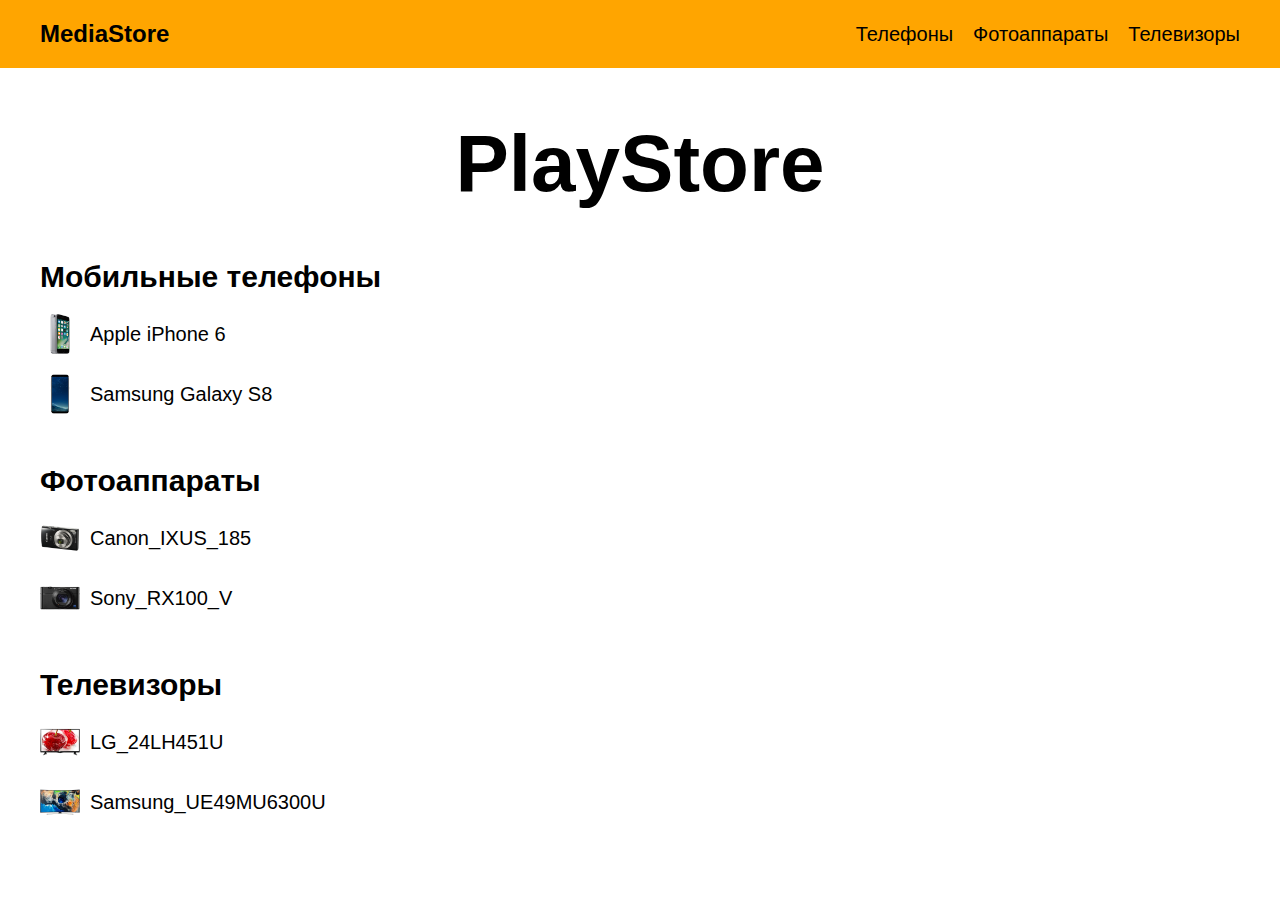
<file: E-store/index.html>
﻿<!DOCTYPE html>
<html>
<head>
	<meta charset="utf-8">
	<title>Главная</title>
	<link rel="stylesheet" href="style.css">
</head>
<body>
	<header>
		<a href="index.html">MediaStore</a>
		<nav>
			<a href="products/mobile/index.html">Телефоны</a>
			<a href="products/photo/index.html">Фотоаппараты</a>
			<a href="products/tv/index.html">Телевизоры</a>
		</nav>
	</header>
	<main>
	<h1>PlayStore</h1>
	<div>
		<h2>Мобильные телефоны</h3>
			<p>
				<a href="products/mobile/samsung/Samsung_Galaxy_S8.html">
					<img src="images/Apple_iPhone_6.jpg" alt="Apple iPhone 6">Apple iPhone 6
				</a>
			</p>
		<p>
			<a href="products/mobile/samsung/Samsung_Galaxy_S8.html">
				<img src="images/Samsung_Galaxy_S8.jpg" alt="Samsung Galaxy S8">Samsung Galaxy S8
			</a>
		</p>
	</div>
	<div>
		<h2>Фотоаппараты</h2>
		<p>
			<a href="products/photo/canon/Canon_IXUS_185.html">
				<img src="images/Canon_IXUS_185.jpg" alt="Canon_IXUS_185">Canon_IXUS_185
			</a>
		</p>
	<p>
		<a href="products/photo/sony/Sony_RX100_V.html">
			<img src="images/Sony_RX100_V.jpg" alt="Sony_RX100_V">Sony_RX100_V
		</a>
	</p>
		
	</div>
	<div>
		<h2>Телевизоры</h2>
		<p>
			<a href="products/tv/lg/LG_24LH451U.html">
				<img src="images/LG_24LH451U.jpg" alt="LG_24LH451U">LG_24LH451U
			</a>
		</p>
	<p>
		<a href="products/tv/samsung/Samsung_UE49MU6300U.html">
			<img src="images/Samsung_UE49MU6300U.jpg" alt="Samsung_UE49MU6300U">Samsung_UE49MU6300U
		</a>
	</p>
		
	</div>
	</main>
</body>
</html>
</file>
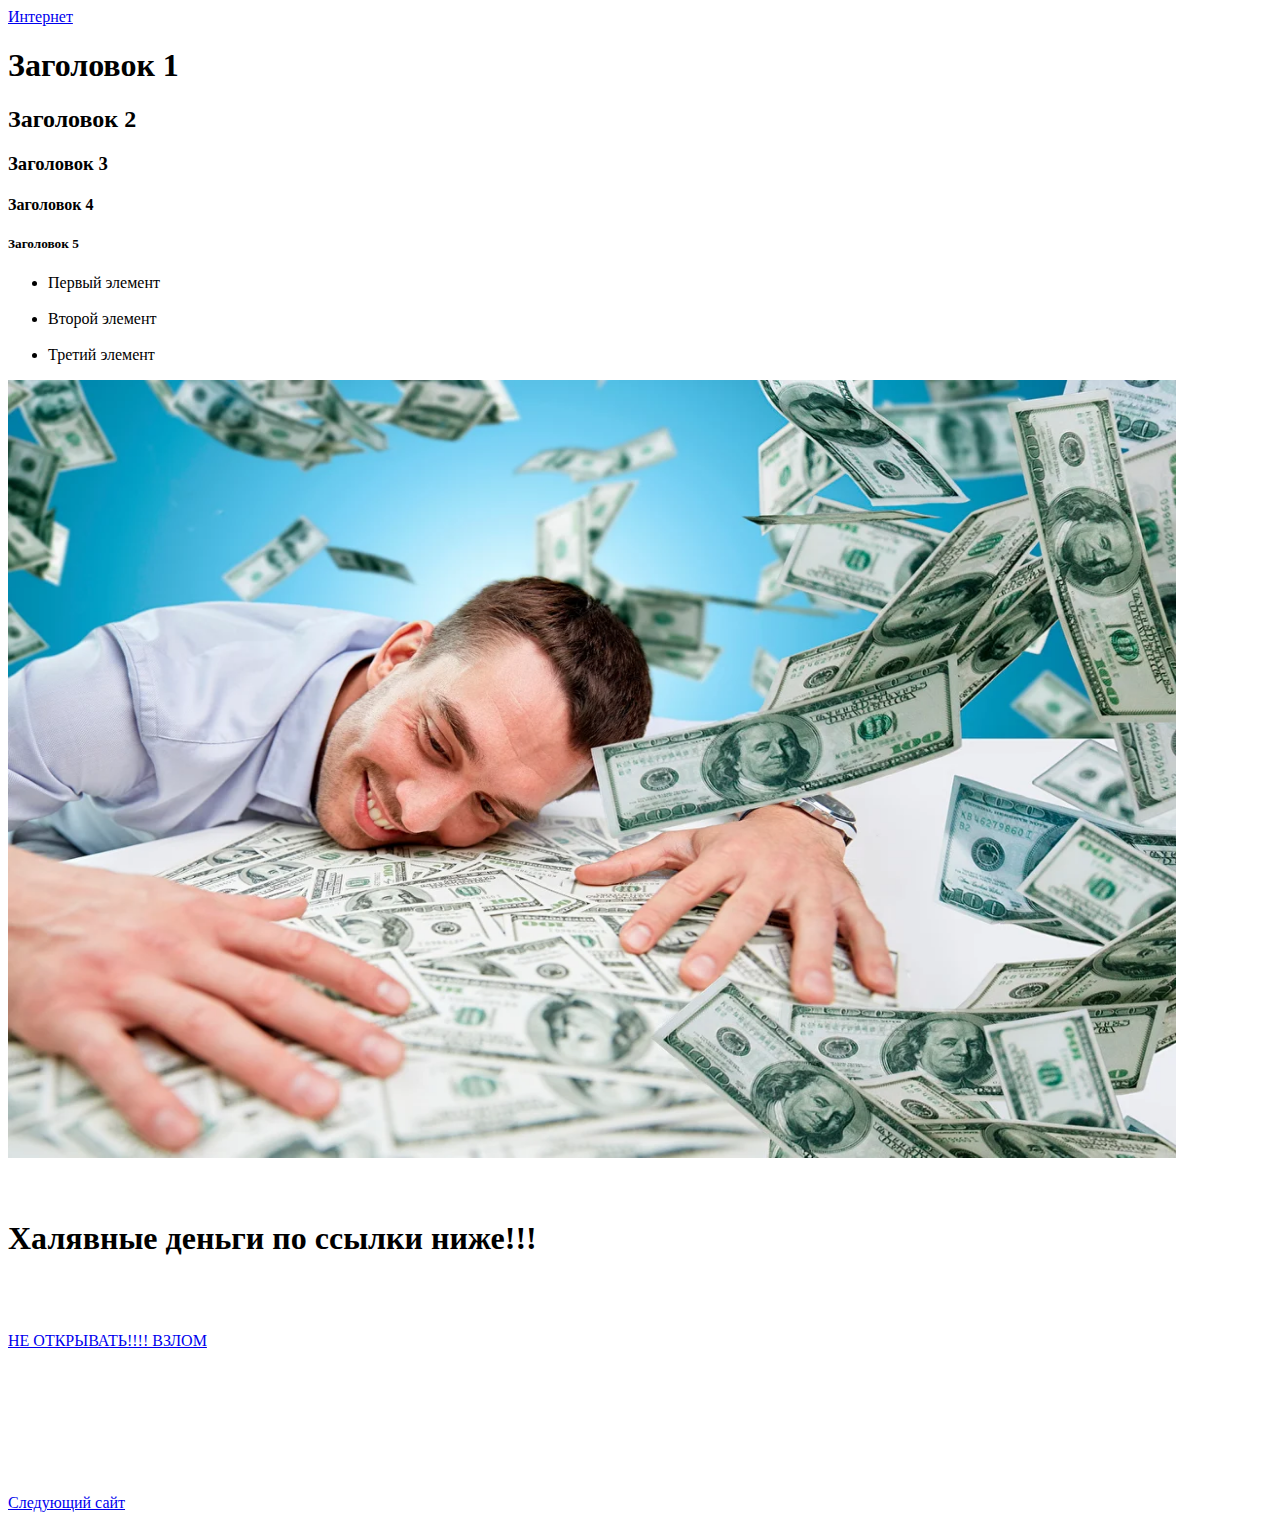
<file: HTML CSS kT1/index.html>
<!DOCTYPE html>
<html>
    <head>        
      
      <title>Превая пара</title>   
    </head>

    <body>

      <a href="https://ya.ru/" target="_blank">Интернет</a> <br>

      
        <div>  
            <h1>Заголовок 1</h1> 
            <h2>Заголовок 2</h2> 
            <h3>Заголовок 3</h3> 
            <h4>Заголовок 4</h4> 
            <h5>Заголовок 5</h5> 
        </div>
        <ul>
            <li>Первый элемент</li>
          <br>
            <li>Второй элемент</li>
          <br>          
            <li>Третий элемент</li>
          </ul>

          <img src="Images/bablo.png" width="1168" height="778" alt="НЕ ОТКРЫВАТЬ!!!!"> <br> <br> <br> 
          <h1>Халявные деньги по ссылки ниже!!!</h1>
          <br> <br> <br>

          <a href="https://i.pinimg.com/originals/07/03/6a/07036a34924a00bd16c32d0402400bce.jpg" target="_blank">НЕ ОТКРЫВАТЬ!!!! ВЗЛОМ</a>


          <br> <br> <br> <br> <br> <br> <br> <br> <br> 


          <a href="SecondFile.html" target="_blank">Следующий сайт</a> <br>
    </body>
 </html>
</file>
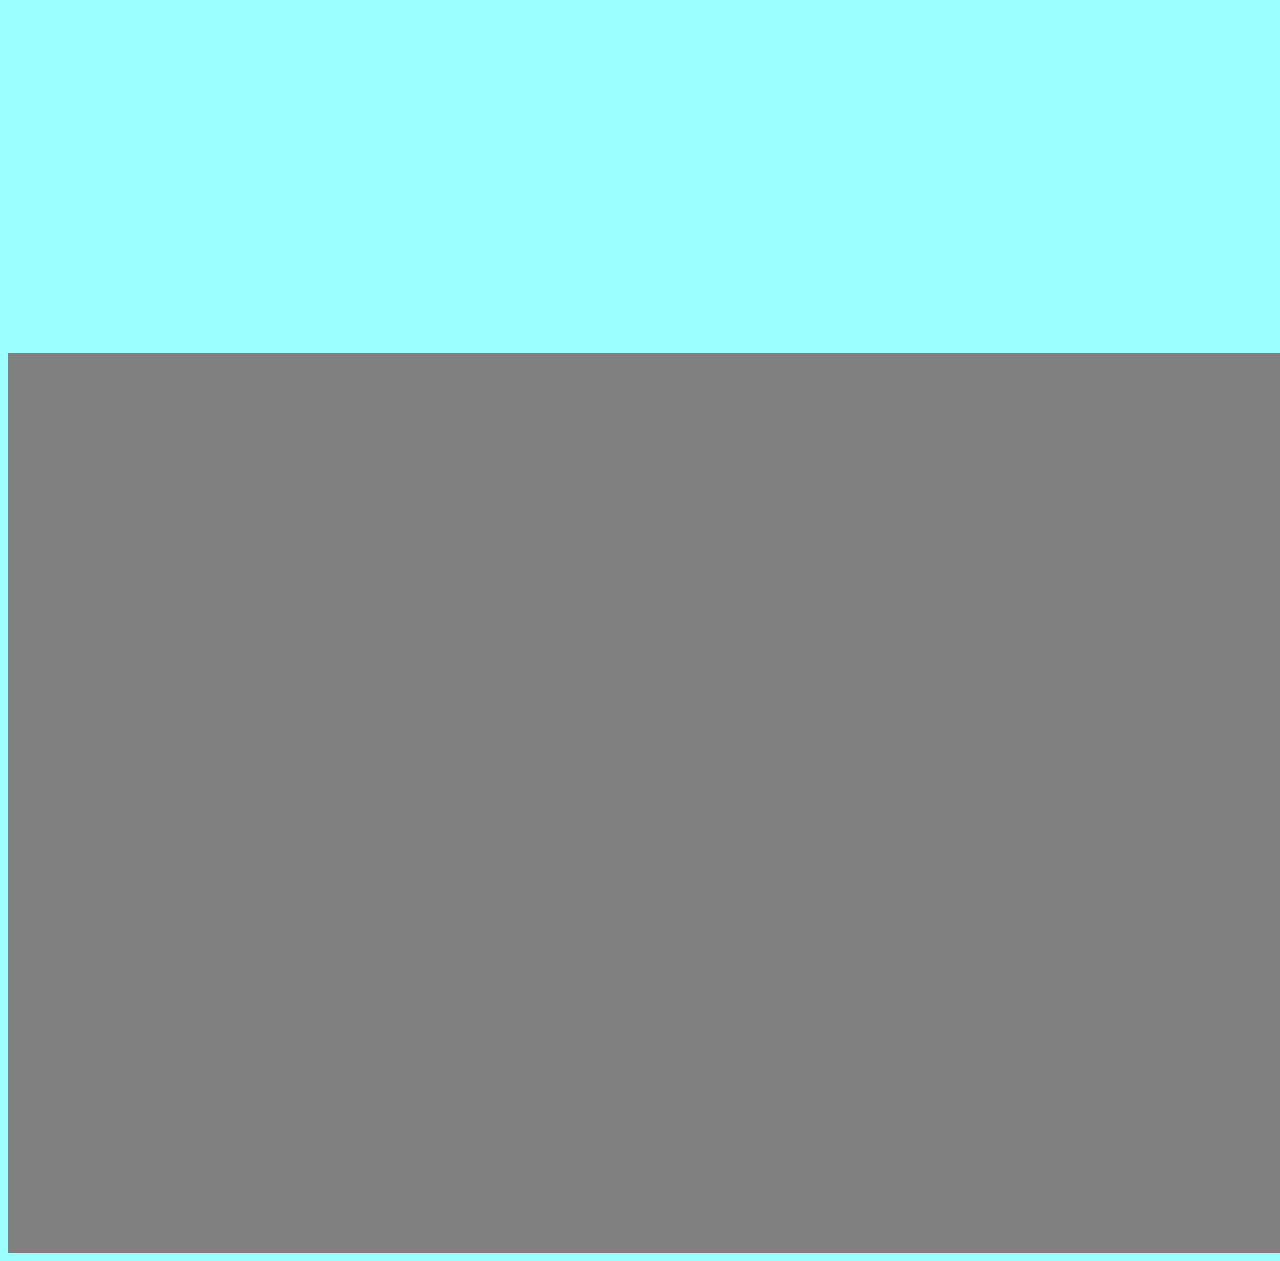
<file: KR5-Car/index.html>
<!DOCTYPE html>
<html lang="en">
<head>
    <meta charset="UTF-8">
    <meta http-equiv="X-UA-Compatible" content="IE=edge">
    <meta name="viewport" content="width=device-width, initial-scale=1.0">
    <title>Рисунок машины</title>

    <style>
        .car {
            position: relative;
            width: 200px;
            height: 100px;
            background-color: #7b01fd;
            border-radius: 10px;
            margin: auto;      
            margin-top: 20%;      
            
            left: 800px;

            animation: 4s drive;
        }
        .roof {
            position: absolute;
            top: -30px;
            left: 30px;
            width: 140px;
            height: 30px;
            background-color: #00c73f;
            border-radius: 5px;
        }
        .wheel {
            position: absolute;
            bottom: -15px;
            width: 30px;
            height: 30px;
            background-color: #627990;
            border-radius: 50%;
        }
        .wheel.left {
            left: 20px;
        }
        .wheel.right {
            right: 20px;
        }

        .road {
            height: 100vh;
            width: 200vh;
            border: 10px;
            border-color: black;
            background-color: gray;
        }        
        .body {
            background-color: rgb(155, 255, 255);
        }

        @keyframes drive{
            From {
                left: -10000px;
            }
            To {
                
            }
        }
    </style>
</head>

<body class="body">      
    <div class="car">
        <div class="roof"></div>
        <div class="wheel left"></div>
        <div class="wheel right"></div>
    </div>
    <div class="road">        
    </div>
</body>
</html>
</file>
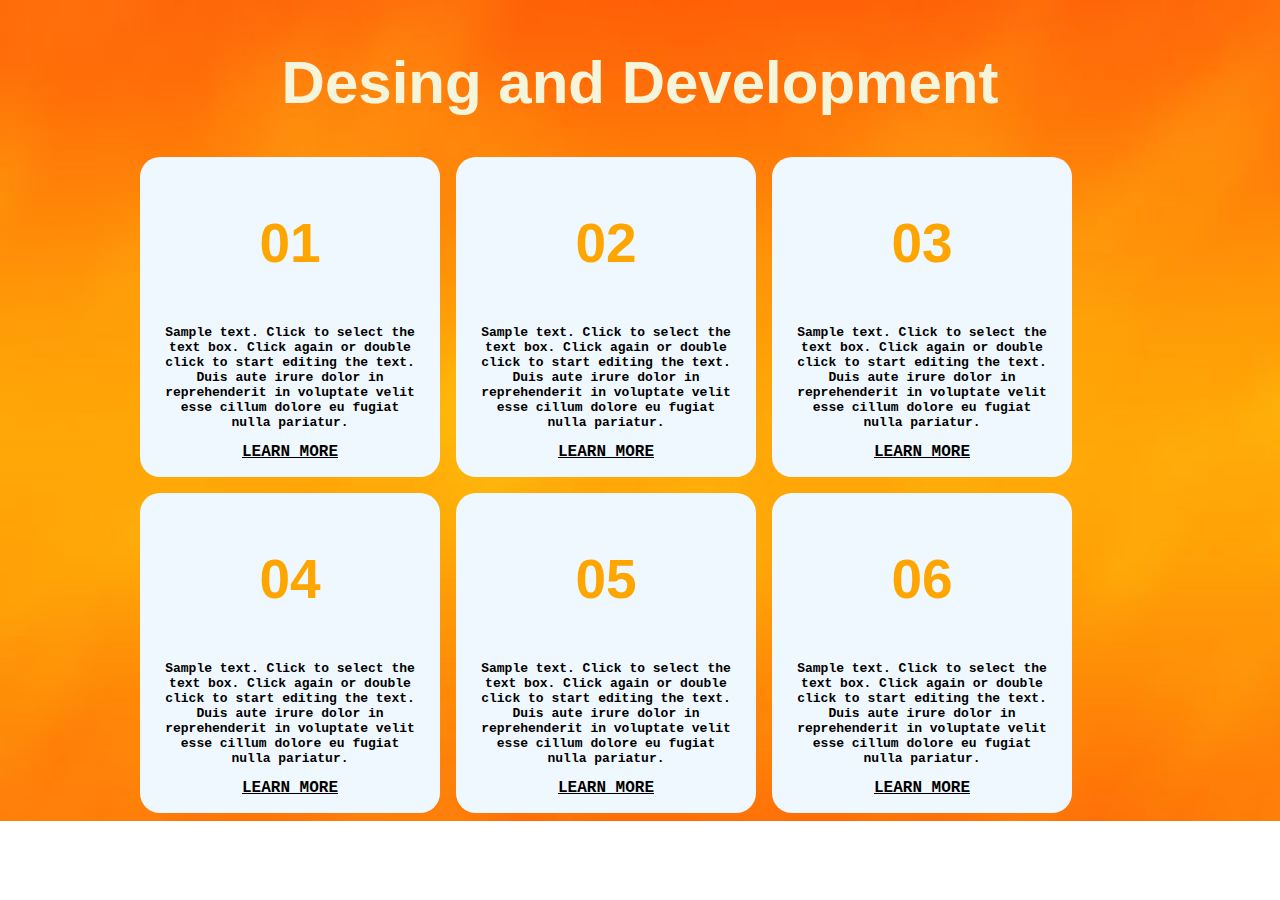
<file: KT--main/index.html>
<!DOCTYPE html>
<html lang="en">
<head>
    <meta charset="UTF-8">
    <meta name="viewport" content="width=device-width, initial-scale=1.0">
    <title>Document</title>

    <style>
        .BackFoto {
            background:no-repeat;
            background-size: cover;
        }
        .OpenText {
            font-size: 60px;
            color:beige;
            text-align: center;
        }

        .object{
            display:flex;
            align-items: center;
            flex-direction: column;
            
        }

        .Text {            
            display: flex;        
            flex-direction: row;            
            
            align-content: center;

            flex-wrap: wrap;

            gap: 16px;
            height: 100%;
            width: 1000px;                
        }

        .Kartochka{
            display: flex;
            flex-direction: column;
            align-items: center;
            justify-content: center;
            border-radius: 20px;
            background-color: aliceblue;
            height: 320px;      
            width: 300px;         
            
            font-family: 'Courier New', Courier, monospace;
            font-style: normal;
            font-weight: bold;

            text-align: center;            
        }
        a{
            font-family: 'Courier New', Courier, monospace;
            font-style: normal;
            font-weight: bold;
            color: black;  
        }
        h1 {
            color:orange;
            font-size: 55px;
            font-style: normal;
            font-family: 'Franklin Gothic Medium', 'Arial Narrow', Arial, sans-serif;
            
        }
        p{
            margin-left:20px;
            margin-right:20px;
            font-size: 13px;
        }

        @media screen and (max-width: 1200px) {
            .OpenText{
                font-size: 40px;
            }
            p{
                font-size: 11px;                
            }
            .Kartochka{
                height: 290px;      
                width: 280px; 
            }
            .Text {          
                gap: 16px;                
                width: 1000px;                
            }
            h1 {            
                font-size: 40px;   
            }
            a{
                font-size: 15px;
            }
        }
        @media screen and (max-width: 1020px) {
            .OpenText{
                font-size: 30px;
            }
            p{
                font-size: 10px;                
            }
            .Kartochka{
                height: 210px;      
                width: 210px; 
            }
            .Text {          
                gap: 16px;                
                width: 800px;                
            }
            h1 {            
                font-size: 30px;       
            }
            a{
                font-size: 11px;
            }
        }
        @media screen and (max-width: 800px) {
            .OpenText{
                font-size: 25px;
            }
            p{
                font-size: 5px;                
            }
            .Kartochka{
                height: 120px;      
                width: 120px;                 
            }
            .Text {          
                gap: 5px;                
                width: 400px;                
            }
            h1 {            
                font-size: 20px;       
            }
            a{
                font-size: 8px;
            }
        }
        
    </style>
</head>
<body class="BackFoto" style="background-image:url(img/background.jpg)">
    <div class="object">
        
        <h1 class="OpenText">Desing and Development</h1>

        <div class="Text">
            <div class="Kartochka">
                <h1>01</h1>
                <p>Sample text. Click to select the text box. Click again or double click to start editing the text. Duis aute irure dolor in reprehenderit in voluptate velit esse cillum dolore eu fugiat nulla pariatur.</p>                
                <a href="https://nicepage.com/html-templates/preview/design-and-development-process-3080822"> <u>LEARN MORE</u></a>            
            </div>
            <div class="Kartochka">
                <h1>02</h1>
                <p>Sample text. Click to select the text box. Click again or double click to start editing the text. Duis aute irure dolor in reprehenderit in voluptate velit esse cillum dolore eu fugiat nulla pariatur.</p>                
                <a href="https://nicepage.com/html-templates/preview/design-and-development-process-3080822"> <u>LEARN MORE</u></a>            
            </div>
            <div class="Kartochka">
                <h1>03</h1>
                <p>Sample text. Click to select the text box. Click again or double click to start editing the text. Duis aute irure dolor in reprehenderit in voluptate velit esse cillum dolore eu fugiat nulla pariatur.</p>                
                <a href="https://nicepage.com/html-templates/preview/design-and-development-process-3080822"> <u>LEARN MORE</u></a>            
            </div>            
            <div class="Kartochka low">
                <h1>04</h1>
                <p>Sample text. Click to select the text box. Click again or double click to start editing the text. Duis aute irure dolor in reprehenderit in voluptate velit esse cillum dolore eu fugiat nulla pariatur.</p>                
                <a href="https://nicepage.com/html-templates/preview/design-and-development-process-3080822"> <u>LEARN MORE</u></a>            
            </div>
            <div class="Kartochka">
                <h1>05</h1>
                <p>Sample text. Click to select the text box. Click again or double click to start editing the text. Duis aute irure dolor in reprehenderit in voluptate velit esse cillum dolore eu fugiat nulla pariatur.</p>                
                <a href="https://nicepage.com/html-templates/preview/design-and-development-process-3080822"> <u>LEARN MORE</u></a>            
            </div>
            <div class="Kartochka">
                <h1>06</h1>
                <p>Sample text. Click to select the text box. Click again or double click to start editing the text. Duis aute irure dolor in reprehenderit in voluptate velit esse cillum dolore eu fugiat nulla pariatur.</p>                
                <a href="https://nicepage.com/html-templates/preview/design-and-development-process-3080822"> <u>LEARN MORE</u></a>            
            </div>
        </div>
    </div>  
</body>
</html>
</file>
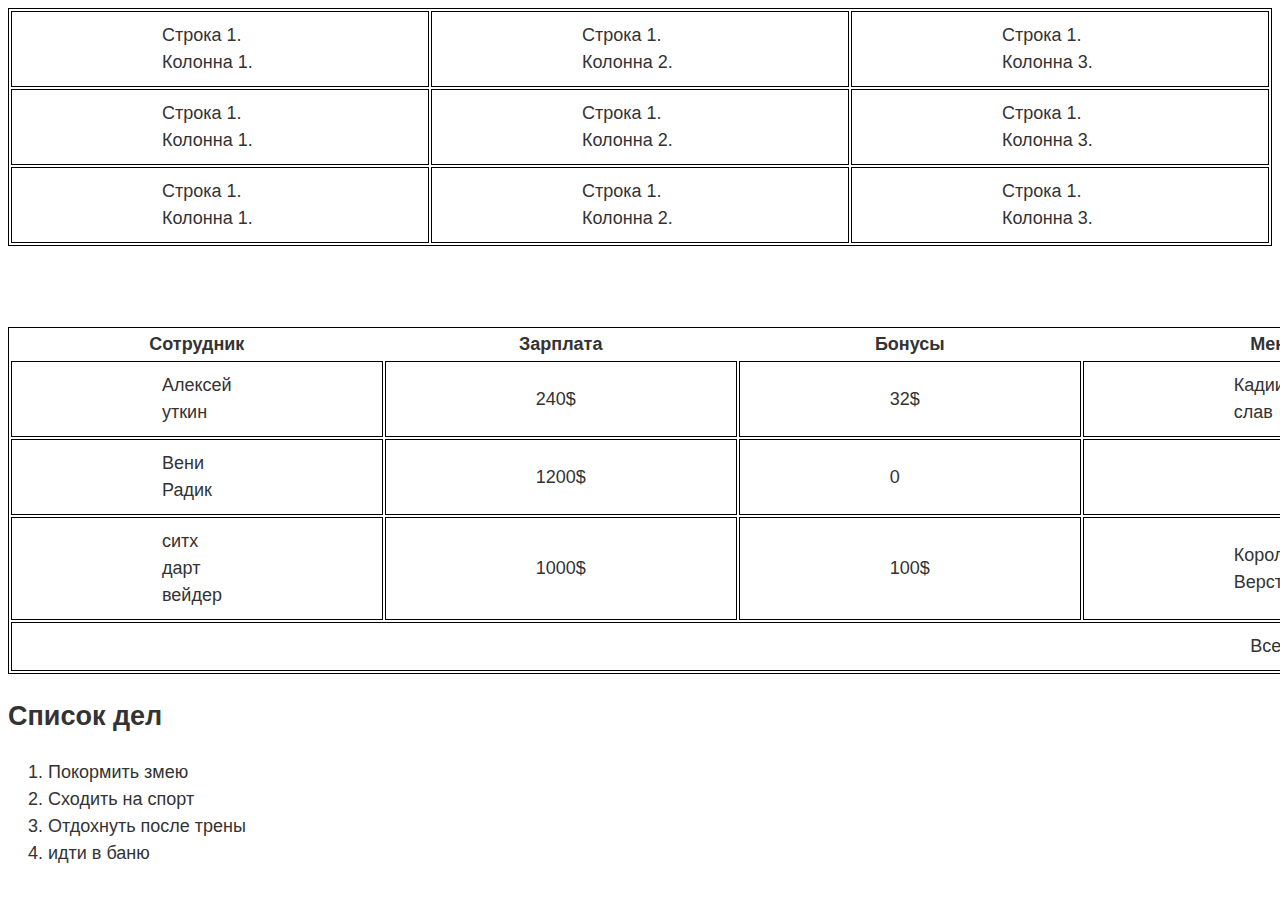
<file: Table/Table/index.html>
<!DOCTYPE html>
<html lang="en">
<head>
    <link rel="stylesheet" href="Styles/styles.css">
    <meta charset="UTF-8">
    <meta http-equiv="X-UA-Compatible" content="IE=edge">
    <meta name="viewport" content="width=device-width, initial-scale=1.0">
    <title>Document</title>
</head>

<body>
    <table>
        <tr>            
            <td>Строка 1. Колонна 1.</td>
            <td>Строка 1. Колонна 2.</td>
            <td>Строка 1. Колонна 3.</td>

        </tr>
        <tr>            
            <td>Строка 1. Колонна 1.</td>
            <td>Строка 1. Колонна 2.</td>
            <td>Строка 1. Колонна 3.</td>
        </tr>
        <tr>            
            <td>Строка 1. Колонна 1.</td>
            <td>Строка 1. Колонна 2.</td>
            <td>Строка 1. Колонна 3.</td>
        </tr>
    </table>
    <br><br><br>

    <table>
        <thead>
            <tr>
                <th>Сотрудник</th>
                <th>Зарплата</th>
                <th>Бонусы</th>
                <th>Менеджер</th>
            </tr> 
        </thead> 

        <tbody>
            <tr>
                <td>Алексей уткин</td>
                <td>240$</td> 
                <td>32$</td>
                <td>Кадиинов слав </td>
            </tr>
            <tr>
                <td>Вени Радик</td>
                <td>1200$</td> 
                <td>0</td> 
                <td></td>
            </tr>
            <tr>
                <td>ситх дарт вейдер</td>
                <td>1000$</td>
                <td>100$</td>
                <td>Королева Верстальщина</td>
            </tr> 
            <tr>
                <td id="LastTd" colspan="4">Всего: 2123$</td>
            </tr> 
            <tbody>
        </table>

        <h2>Список дел </h2>
        <ol>
            <li>Покормить змею</li>
            <li>Сходить на спорт</li>
            <li>Отдохнуть после трены</li>
            <li>идти в баню</li>
        </ol>
</body>
</html>
</file>
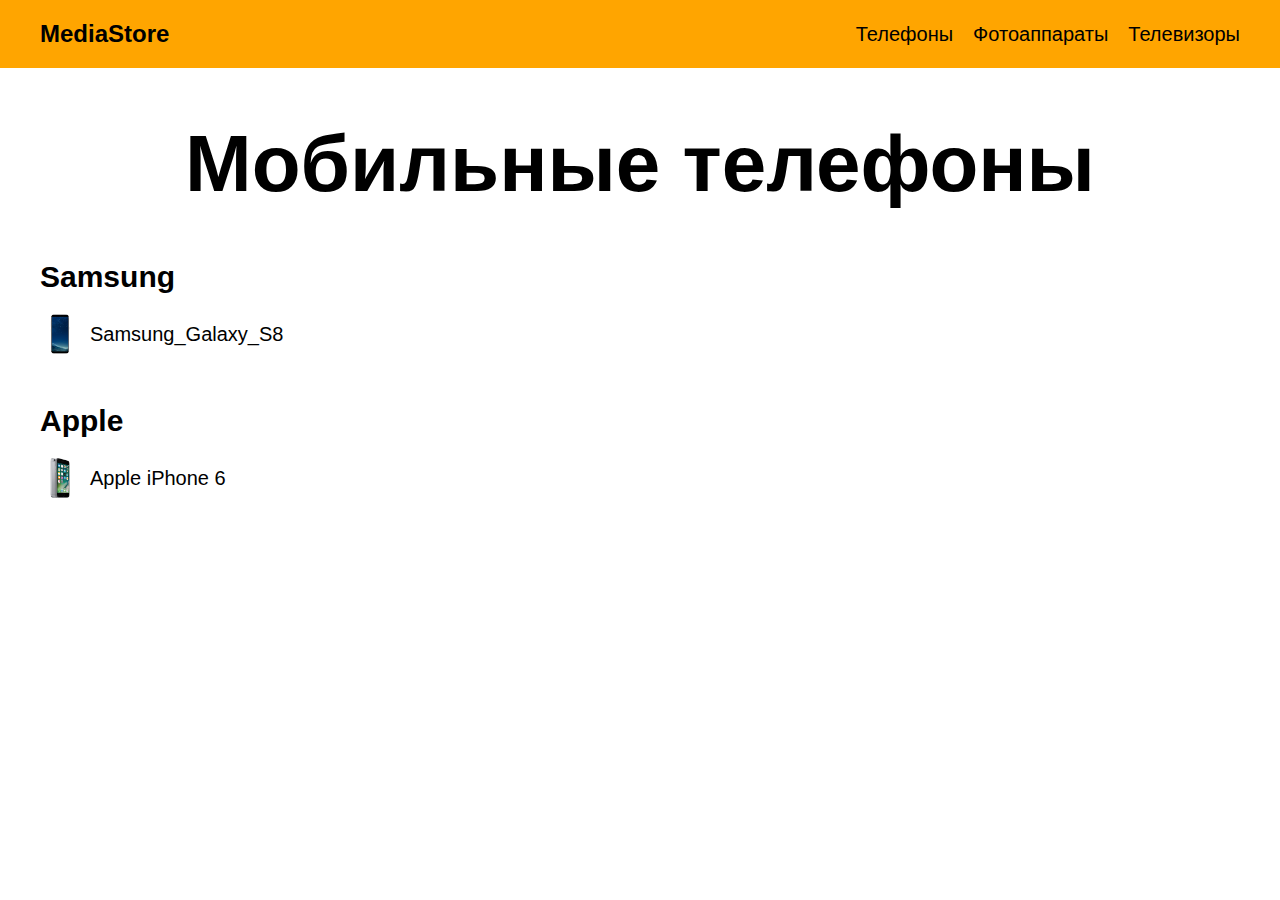
<file: E-store/products/mobile/index.html>
<!DOCTYPE html>
<html>
<head>
	<meta charset="utf-8">
	<title>Мобильные телефоны</title>
	<link rel="stylesheet" href="../../style.css">
</head>
<body>
	<header>
		<a href="../../index.html">MediaStore</a>
		<nav>
			<a href="../mobile/index.html">Телефоны</a>
			<a href="../photo/index.html">Фотоаппараты</a>
			<a href="../tv/index.html">Телевизоры</a>
		</nav>
	</header>
	<main>
        <h1>Мобильные телефоны</h1>
        <div>
            <h2>Samsung</h2>
            <p>
                <a href="../mobile/samsung/Samsung_Galaxy_S8.html">
                    <img src="../../images/Samsung_Galaxy_S8.jpg" alt="Samsung_Galaxy_S8">Samsung_Galaxy_S8
                </a>
            </p>
        </div>
        <div>
            <h2>Apple</h2>
            <p>
                <a href="../mobile/apple/Apple_iPhone_6.html">
                    <img src="../../images/Apple_iPhone_6.jpg" alt="Apple iPhone 6">Apple iPhone 6
                </a>
            </p>
        </div>
	</main>
</body>
</html>
</file>
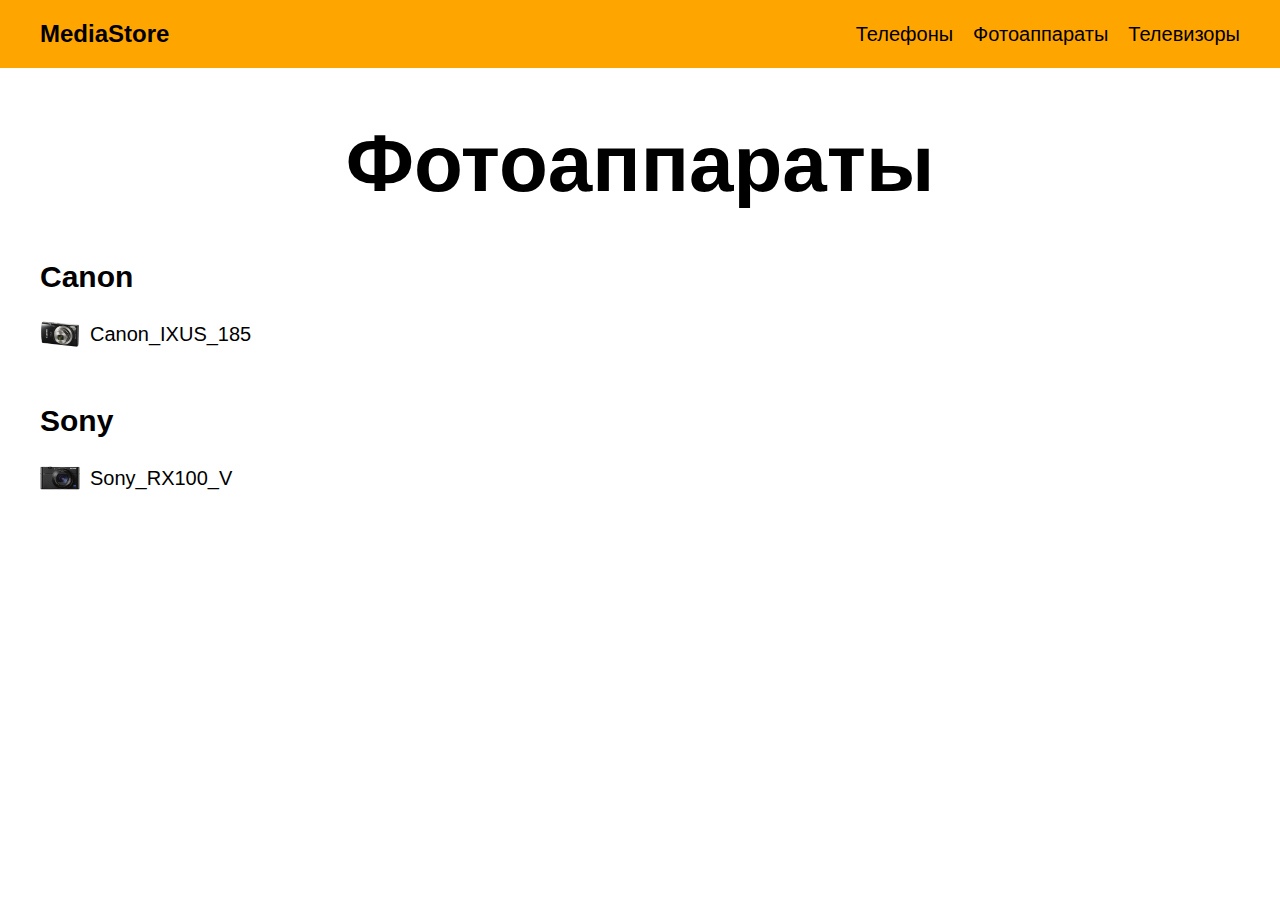
<file: E-store/products/photo/index.html>
<!DOCTYPE html>
<html>
<head>
	<meta charset="utf-8">
	<title>Фотоаппараты</title>
	<link rel="stylesheet" href="../../style.css">
</head>
<body>
	<header>
		<a href="../../index.html">MediaStore</a>
		<nav>
			<a href="../mobile/index.html">Телефоны</a>
			<a href="../photo/index.html">Фотоаппараты</a>
			<a href="../tv/index.html">Телевизоры</a>
		</nav>
	</header>
	<main>
        <h1>Фотоаппараты</h1>
        <div>
            <h2>Canon</h2>
            <p>
                <a href="../photo/canon/Canon_IXUS_185.html">
                    <img src="../../images/Canon_IXUS_185.jpg" alt="Canon_IXUS_185">Canon_IXUS_185
                </a>
            </p>
        </div>
        <div>
            <h2>Sony</h2>
            <p>
                <a href="../photo/sony/Sony_RX100_V.html">
                    <img src="../../images/Sony_RX100_V.jpg" alt="Sony_RX100_V">Sony_RX100_V
                </a>
            </p>
        </div>
	</main>
</body>
</html>
</file>
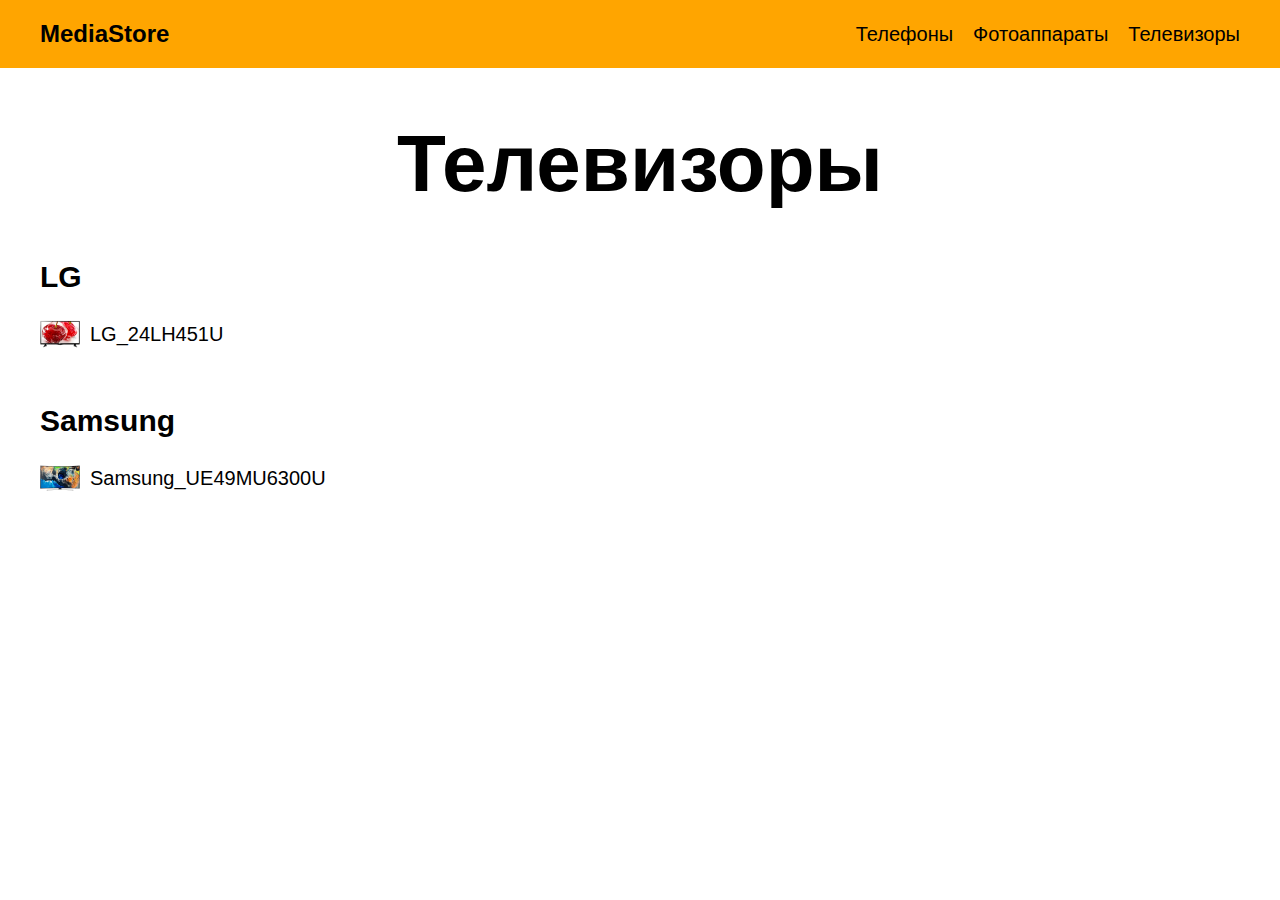
<file: E-store/products/tv/index.html>
<!DOCTYPE html>
<html>
<head>
	<meta charset="utf-8">
	<title>Телевизоры</title>
	<link rel="stylesheet" href="../../style.css">
</head>
<body>
	<header>
		<a href="../../index.html">MediaStore</a>
		<nav>
			<a href="../mobile/index.html">Телефоны</a>
			<a href="../photo/index.html">Фотоаппараты</a>
			<a href="../tv/index.html">Телевизоры</a>
		</nav>
	</header>
	<main>
        <h1>Телевизоры</h1>
        <div>
            <h2>LG</h2>
            <p>
                <a href="../tv/lg/LG_24LH451U.html">
                    <img src="../../images/LG_24LH451U.jpg" alt="LG_24LH451U">LG_24LH451U
                </a>
            </p>
        </div>
        <div>
            <h2>Samsung</h2>
            <p>
                <a href="../tv/samsung/Samsung_UE49MU6300U.html">
                    <img src="../../images/Samsung_UE49MU6300U.jpg" alt="Samsung_UE49MU6300U">Samsung_UE49MU6300U
                </a>
            </p>
        </div>
	</main>
</body>
</html>
</file>
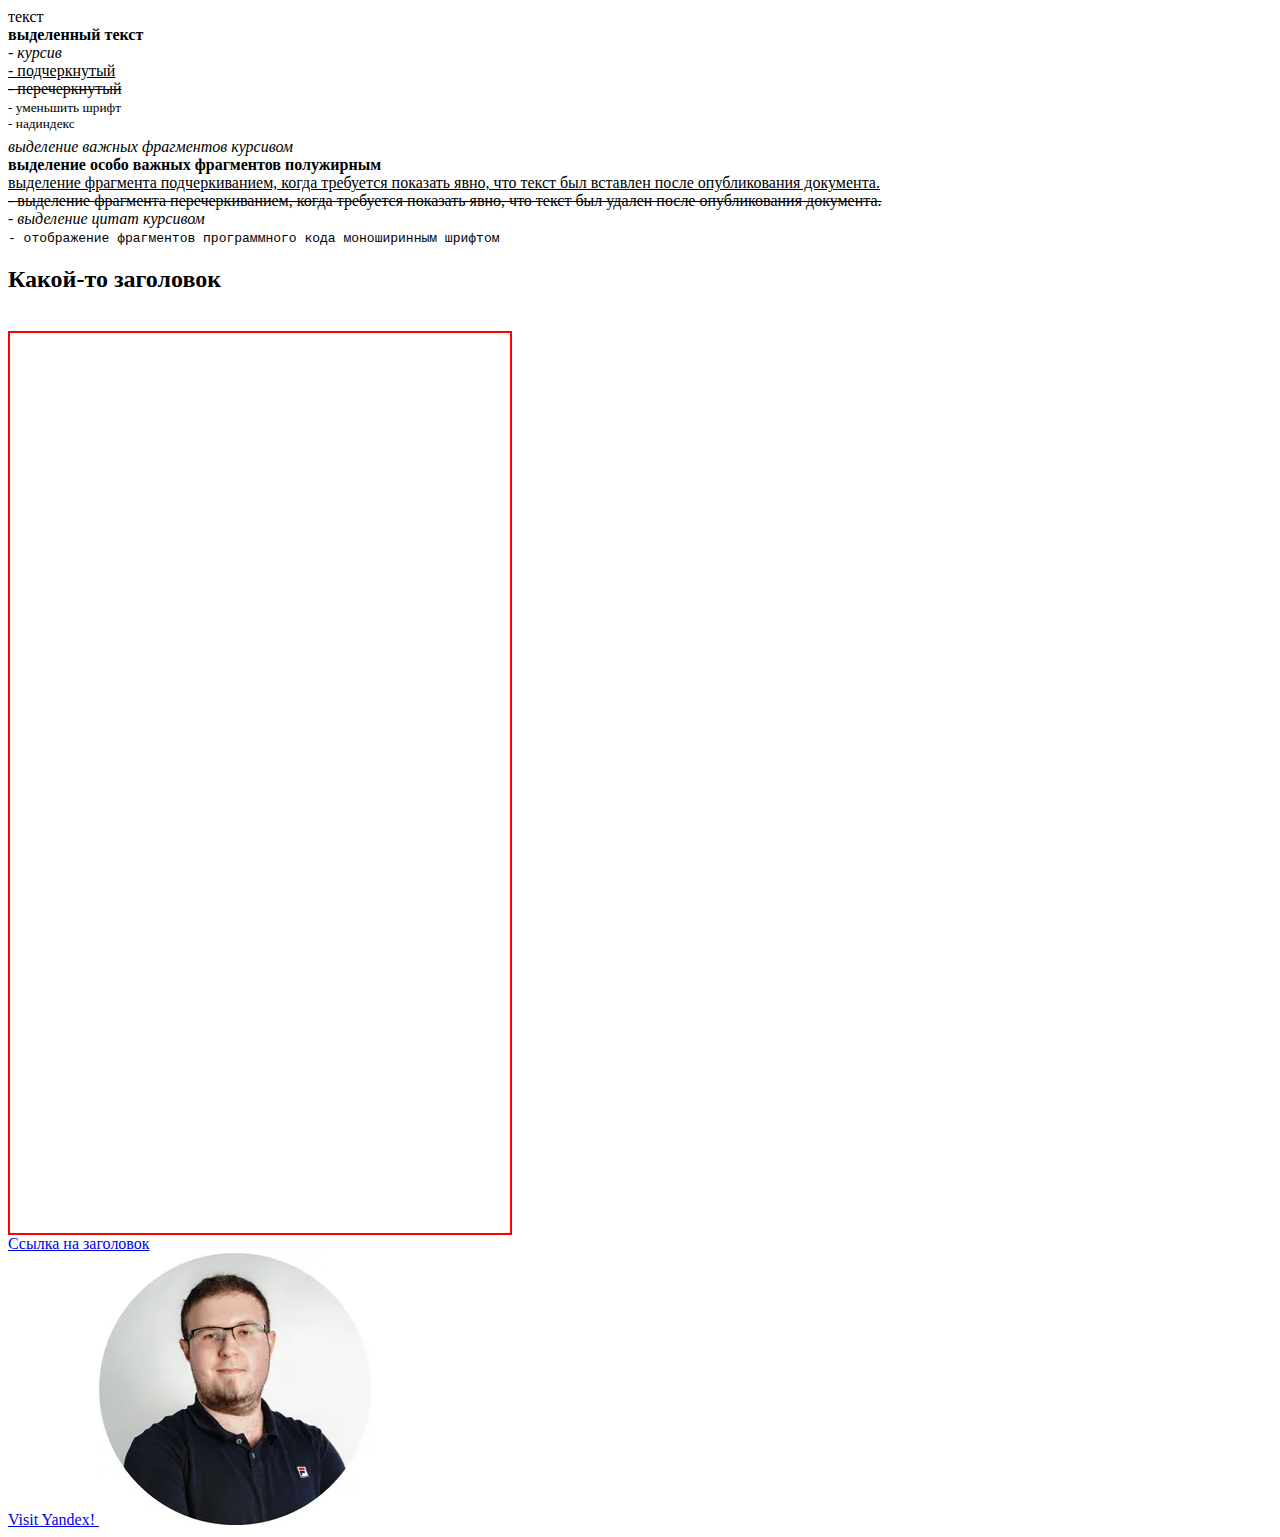
<file: HTML CSS kT1/index3.html>
<!DOCTYPE html>
<html lang="en">
<head>
    <link rel="stylesheet" href="styles/style2.css">
    <meta charset="UTF-8">
    <meta http-equiv="X-UA-Compatible" content="IE=edge">
    <meta name="viewport" content="width=device-width, initial-scale=1.0">
    <title>Document</title>
</head>

<body>
    <span>текст </span> <br>
    <b> выделенный текст </b> <br>

    <i> - курсив </i> <br>

    <u> - подчеркнутый </u> <br>

    <s> - перечеркнутый </s> <br>

    <small> - уменьшить шрифт </small>  <br>

    <sup> - надиндекс </sup> <br> 



    <em> выделение важных фрагментов курсивом </em> <br>

    <strong> выделение особо важных фрагментов полужирным </strong>  <br>

    <ins> выделение фрагмента подчеркиванием, когда требуется показать явно, что текст был вставлен после опубликования документа.   </ins> <br>

    <del> - выделение фрагмента перечеркиванием, когда 
    требуется показать явно, что текст был удален после
    опубликования документа. </del> <br>

    <cite> - выделение цитат курсивом </cite> <br>

    <code> - отображение фрагментов программного кода
    моноширинным шрифтом </code> <br>

    <h2 id="title"> Какой-то заголовок </h2> <br>
    
    
    <div id="title2"> </div>  


    <a href="#title"> Ссылка на заголовок </a> <br>

    <a href="https://m.vk.com/ilyagek2?from=search" target="_blank">Visit Yandex!
        <img src="Images/Илья Шульга.webp">
    </a>


  

</body>
</html>
</file>
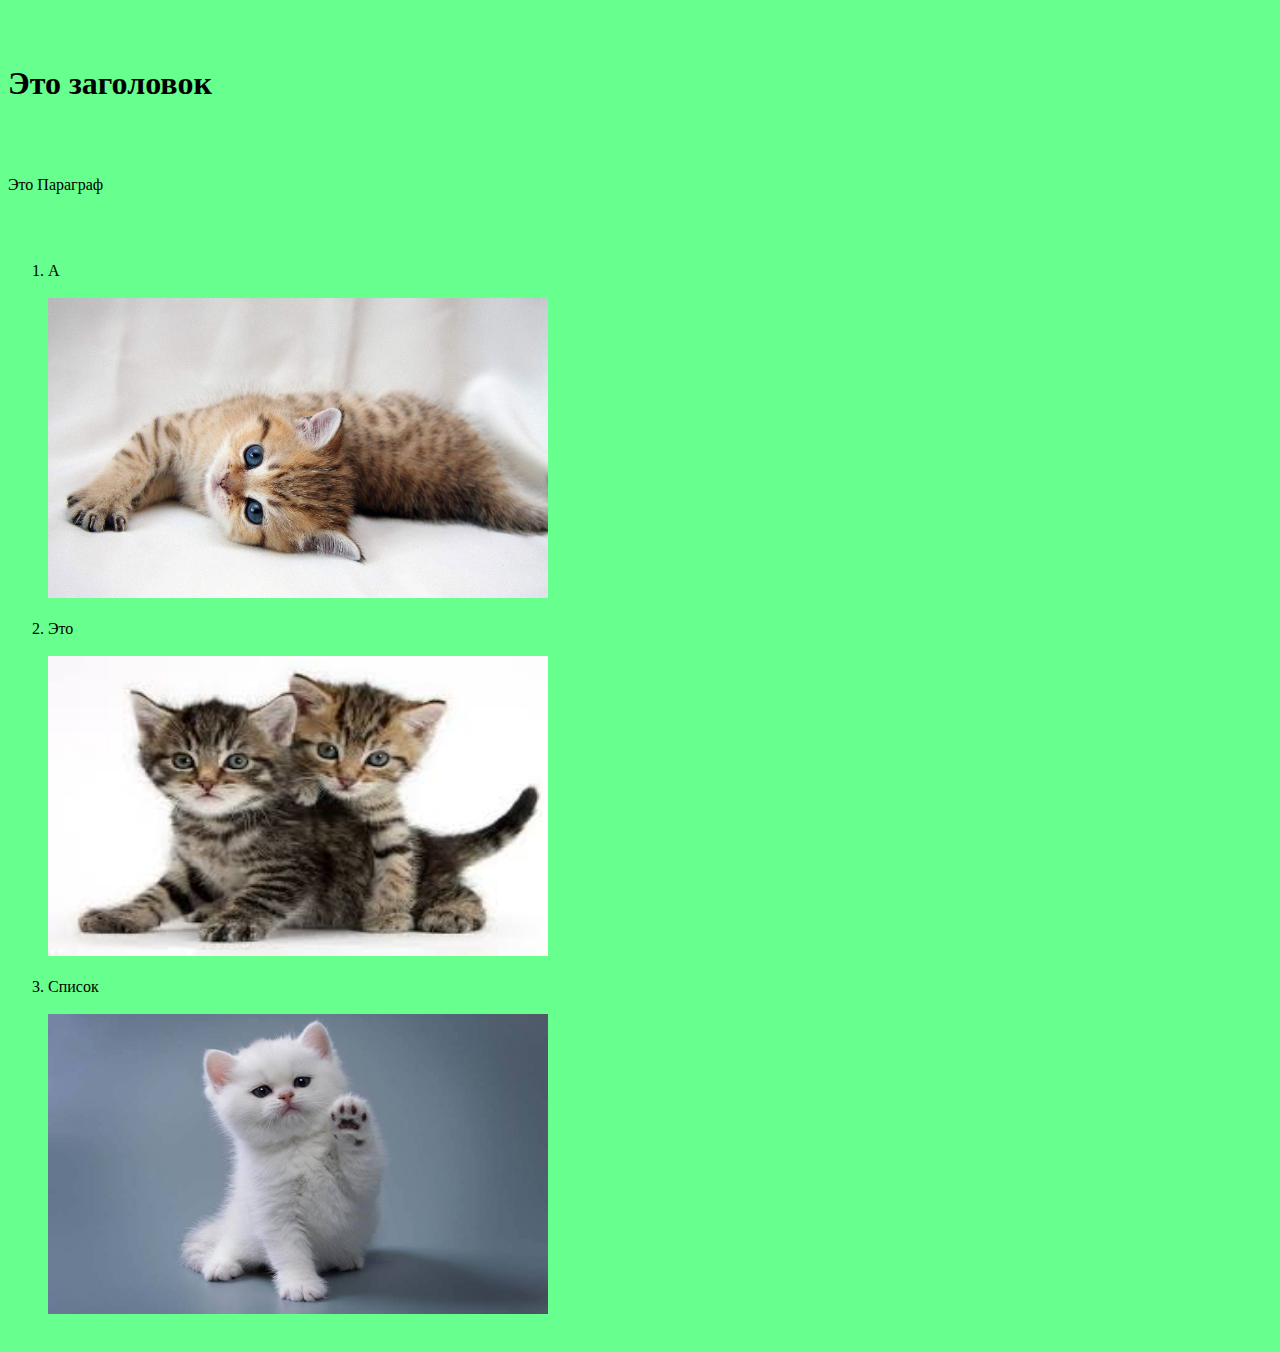
<file: HTML CSS kT1/SecondFile.html>
<!DOCTYPE html>
<html>
    <head>                
        <link rel="stylesheet" href="styles/style.css">
        <title>Самостоятельная работа</title>   
    </head>

    <body>
        <br> <br>

        <div>  
            <h1>Это заголовок</h1> 
        </div>  
        
        <br> <br>

        <p>Это Параграф</p>

        <br> <br>

        <ol>
            <li>А</li>
        <br>

            <img src="Images/Kot 1.jpg" width="500" height="300" alt="НЕ ОТКРЫВАТЬ!!!!"> <br> <br>

                <li>Это</li>
            <br>          

        <img src="Images/Kot 2.jpg" width="500" height="300" alt="НЕ ОТКРЫВАТЬ!!!!"> <br> <br>

            <li>Список</li>
            <br>

            <img src="Images/Kot 3.jpg" width="500" height="300" alt="НЕ ОТКРЫВАТЬ!!!!"> <br> <br>

        </ol>
          

    </body>
 </html>
</file>
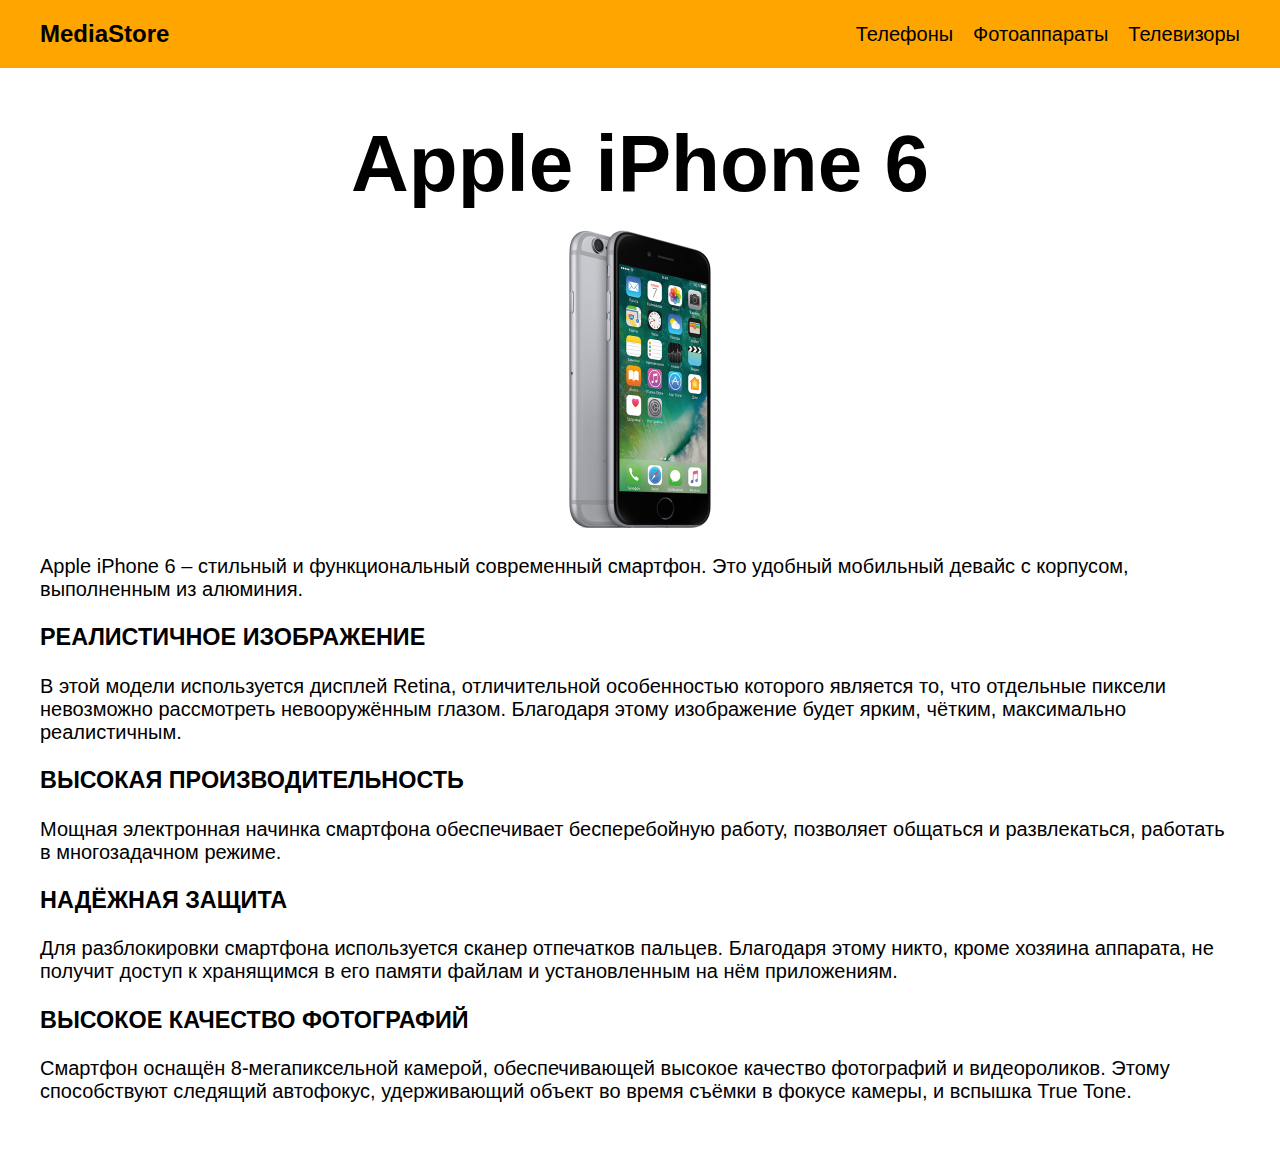
<file: E-store/products/mobile/apple/Apple_iPhone_6.html>
﻿<!DOCTYPE html>
<html>
<head>
	<meta charset="utf-8">
	<title>Apple iPhone 6</title>
	<link rel="stylesheet" href="../../../style.css">
</head>
<body>
	<header>
		<a href="../../../index.html">MediaStore</a>
		<nav>
			<a href="../../mobile/index.html">Телефоны</a>
			<a href="../../photo/index.html">Фотоаппараты</a>
			<a href="../../tv/index.html">Телевизоры</a>
		</nav>
	</header>
	<main>
	<h1>Apple iPhone 6</h1>
	<figure>
		<img src="../../../images/Apple_iPhone_6.jpg">
	</figure>
	<p>Apple iPhone 6 – стильный и функциональный современный смартфон. Это удобный мобильный девайс с корпусом, выполненным из алюминия.</p>
	<h3>РЕАЛИСТИЧНОЕ ИЗОБРАЖЕНИЕ</h3>
	<p>В этой модели используется дисплей Retina, отличительной особенностью которого является то, что отдельные пиксели невозможно рассмотреть невооружённым глазом. Благодаря этому изображение будет ярким, чётким, максимально реалистичным.</p>
	<h3>ВЫСОКАЯ ПРОИЗВОДИТЕЛЬНОСТЬ</h3>
	<p>Мощная электронная начинка смартфона обеспечивает бесперебойную работу, позволяет общаться и развлекаться, работать в многозадачном режиме.</p>
	<h3>НАДЁЖНАЯ ЗАЩИТА</h3>
	<p>Для разблокировки смартфона используется сканер отпечатков пальцев. Благодаря этому никто, кроме хозяина аппарата, не получит доступ к хранящимся в его памяти файлам и установленным на нём приложениям.</p>
	<h3>ВЫСОКОЕ КАЧЕСТВО ФОТОГРАФИЙ</h3>
	<p>Смартфон оснащён 8-мегапиксельной камерой, обеспечивающей высокое качество фотографий и видеороликов. Этому способствуют следящий автофокус, удерживающий объект во время съёмки в фокусе камеры, и вспышка True Tone.</p>
</main>
</body>
</html>
</file>
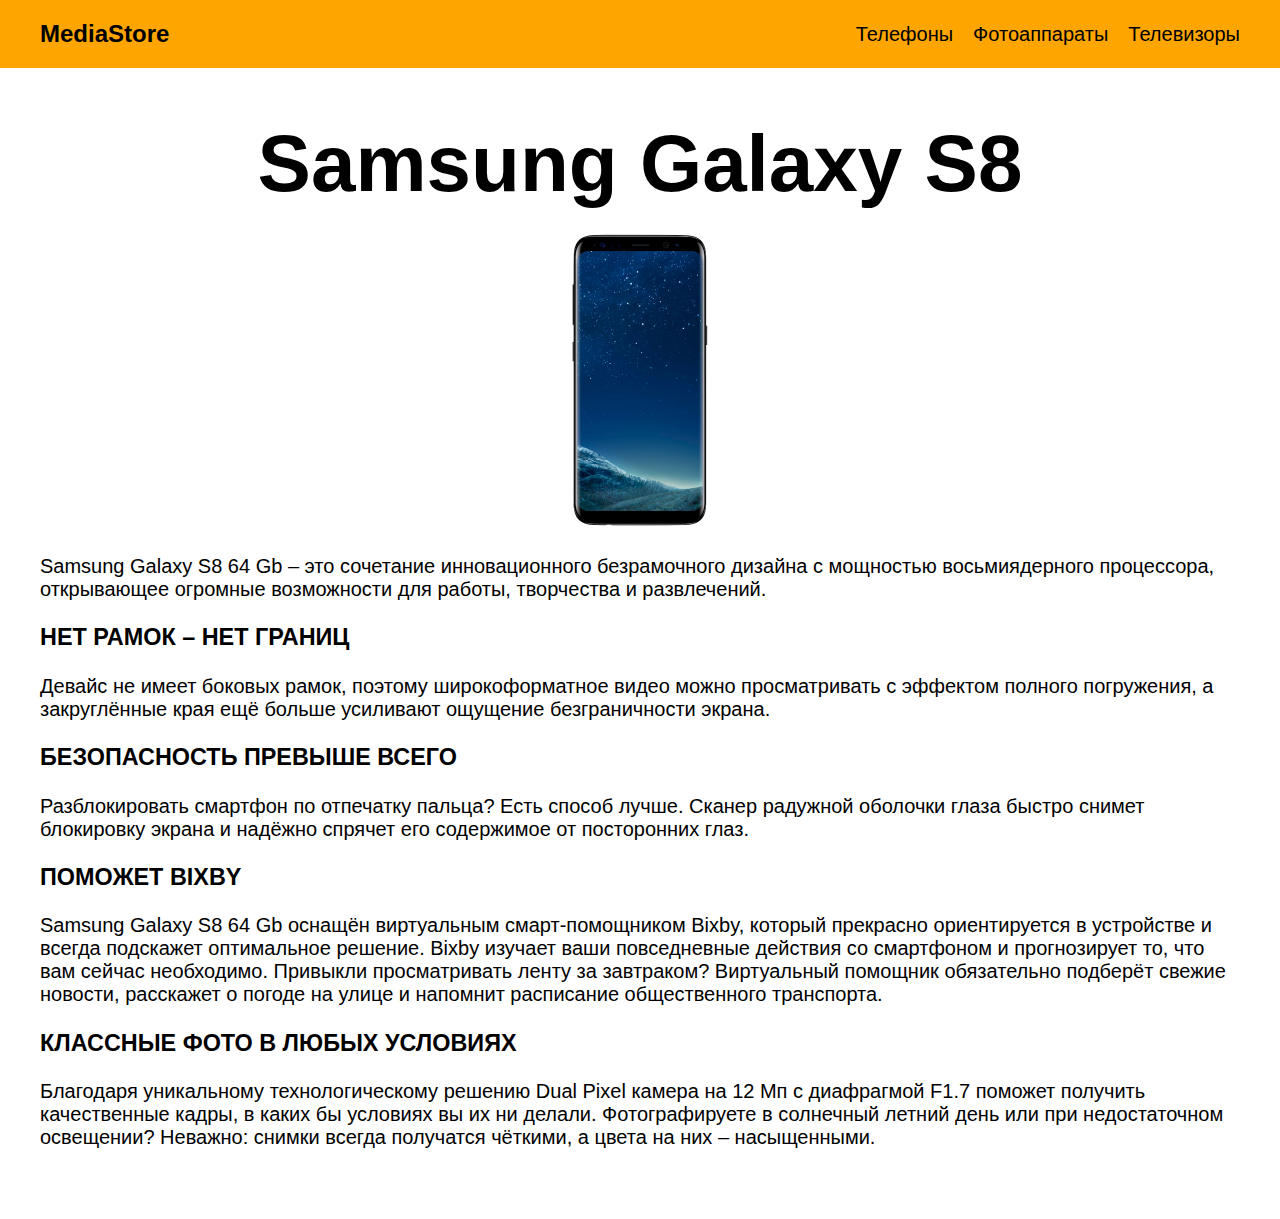
<file: E-store/products/mobile/samsung/Samsung_Galaxy_S8.html>
﻿<!DOCTYPE html>
<html>
<head>
	<meta charset="utf-8">
	<title>Samsung Galaxy S8</title>
	<link rel="stylesheet" href="../../../style.css">
</head>
<body>
	<header>
		<a href="../../../index.html">MediaStore</a>
		<nav>
			<a href="../../mobile/index.html">Телефоны</a>
			<a href="../../photo/index.html">Фотоаппараты</a>
			<a href="../../tv/index.html">Телевизоры</a>
		</nav>
	</header>
	<main>
	<h1>Samsung Galaxy S8</h1>
	<figure>
		<img src="../../../images/Samsung_Galaxy_S8.jpg">
	</figure>
	<p>Samsung Galaxy S8 64 Gb – это сочетание инновационного безрамочного дизайна с мощностью восьмиядерного процессора, открывающее огромные возможности для работы, творчества и развлечений.</p>
	<h3>НЕТ РАМОК – НЕТ ГРАНИЦ</h3>
	<p>Девайс не имеет боковых рамок, поэтому широкоформатное видео можно просматривать с эффектом полного погружения, а закруглённые края ещё больше усиливают ощущение безграничности экрана.</p>
	<h3>БЕЗОПАСНОСТЬ ПРЕВЫШЕ ВСЕГО</h3>
	<p>Разблокировать смартфон по отпечатку пальца? Есть способ лучше. Сканер радужной оболочки глаза быстро снимет блокировку экрана и надёжно спрячет его содержимое от посторонних глаз.</p>
	<h3>ПОМОЖЕТ BIXBY</h3>
	<p>Samsung Galaxy S8 64 Gb оснащён виртуальным смарт-помощником Bixby, который прекрасно ориентируется в устройстве и всегда подскажет оптимальное решение. Bixby изучает ваши повседневные действия со смартфоном и прогнозирует то, что вам сейчас необходимо. Привыкли просматривать ленту за завтраком? Виртуальный помощник обязательно подберёт свежие новости, расскажет о погоде на улице и напомнит расписание общественного транспорта.</p>
	<h3>КЛАССНЫЕ ФОТО В ЛЮБЫХ УСЛОВИЯХ</h3>
	<p>Благодаря уникальному технологическому решению Dual Pixel камера на 12 Мп с диафрагмой F1.7 поможет получить качественные кадры, в каких бы условиях вы их ни делали. Фотографируете в солнечный летний день или при недостаточном освещении? Неважно: снимки всегда получатся чёткими, а цвета на них – насыщенными.</p>
	</main>
</body>
</html>
</file>
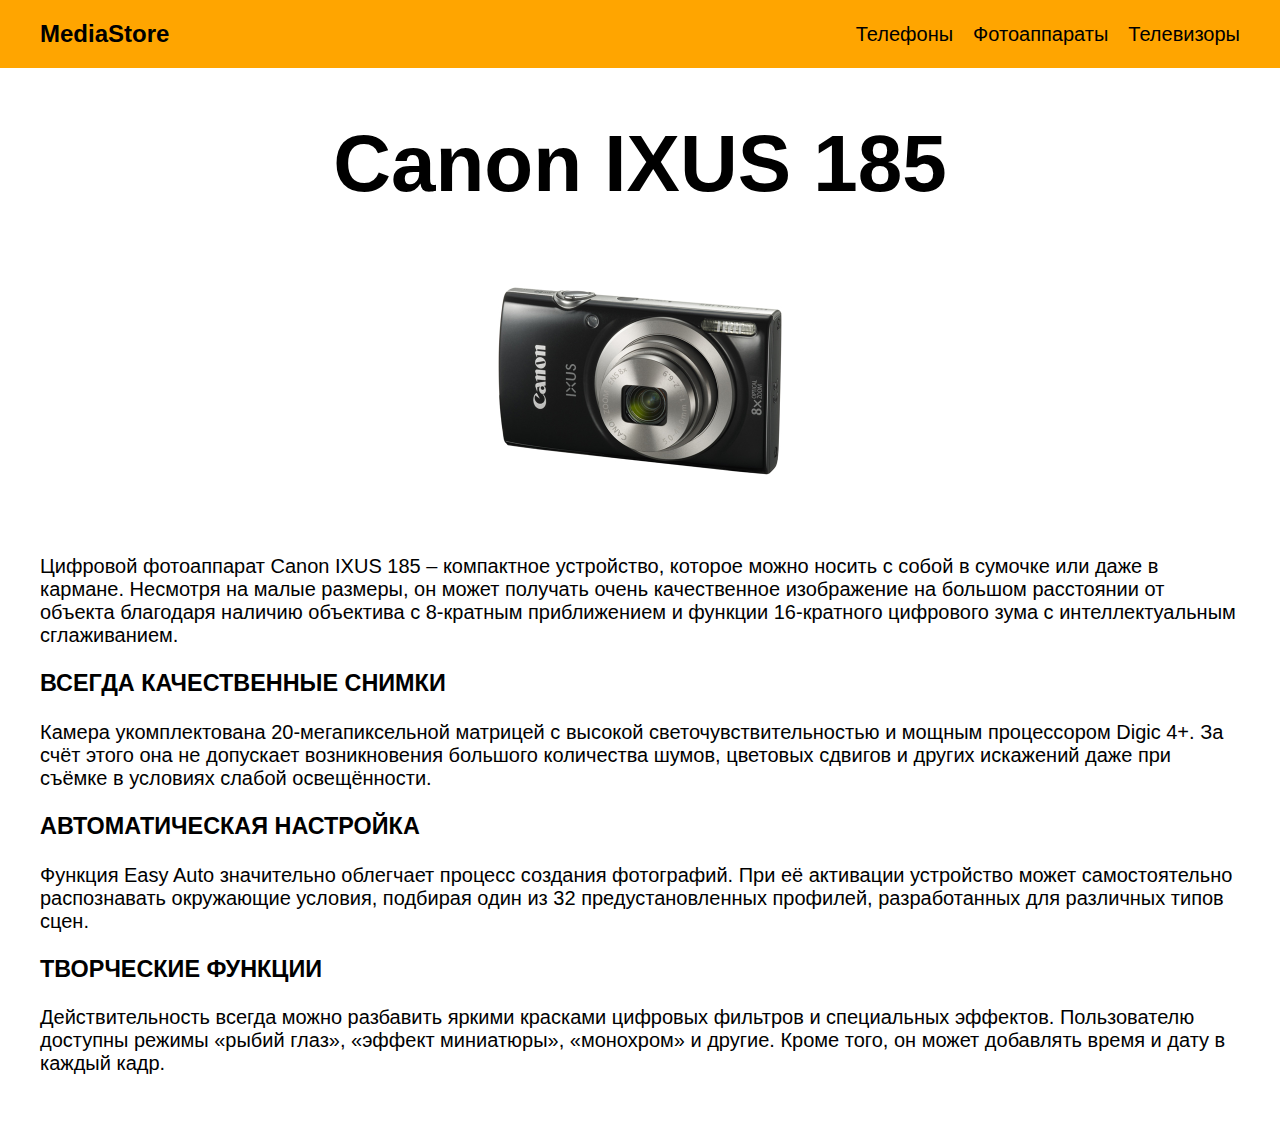
<file: E-store/products/photo/canon/Canon_IXUS_185.html>
﻿<!DOCTYPE html>
<html>
<head>
	<meta charset="utf-8">
	<title>Canon IXUS 185</title>
	<link rel="stylesheet" href="../../../style.css">
</head>
<body>
	<header>
		<a href="../../../index.html">MediaStore</a>
		<nav>
			<a href="../../mobile/index.html">Телефоны</a>
			<a href="../../photo/index.html">Фотоаппараты</a>
			<a href="../../tv/index.html">Телевизоры</a>
		</nav>
	</header>
	<main>
	<h1>Canon IXUS 185</h1>
	<figure>
		<img src="../../../images/Canon_IXUS_185.jpg">
	</figure>
	<p>Цифровой фотоаппарат Canon IXUS 185 – компактное устройство, которое можно носить с собой в сумочке или даже в кармане. Несмотря на малые размеры, он может получать очень качественное изображение на большом расстоянии от объекта благодаря наличию объектива с 8-кратным приближением и функции 16-кратного цифрового зума с интеллектуальным сглаживанием.</p>
	<h3>ВСЕГДА КАЧЕСТВЕННЫЕ СНИМКИ</h3>
	<p>Камера укомплектована 20-мегапиксельной матрицей с высокой светочувствительностью и мощным процессором Digic 4+. За счёт этого она не допускает возникновения большого количества шумов, цветовых сдвигов и других искажений даже при съёмке в условиях слабой освещённости.</p>
	<h3>АВТОМАТИЧЕСКАЯ НАСТРОЙКА</h3>
	<p>Функция Easy Auto значительно облегчает процесс создания фотографий. При её активации устройство может самостоятельно распознавать окружающие условия, подбирая один из 32 предустановленных профилей, разработанных для различных типов сцен.</p>
	<h3>ТВОРЧЕСКИЕ ФУНКЦИИ</h3>
	<p>Действительность всегда можно разбавить яркими красками цифровых фильтров и специальных эффектов. Пользователю доступны режимы «рыбий глаз», «эффект миниатюры», «монохром» и другие. Кроме того, он может добавлять время и дату в каждый кадр.</p>
	</main>
</body>
</html>
</file>
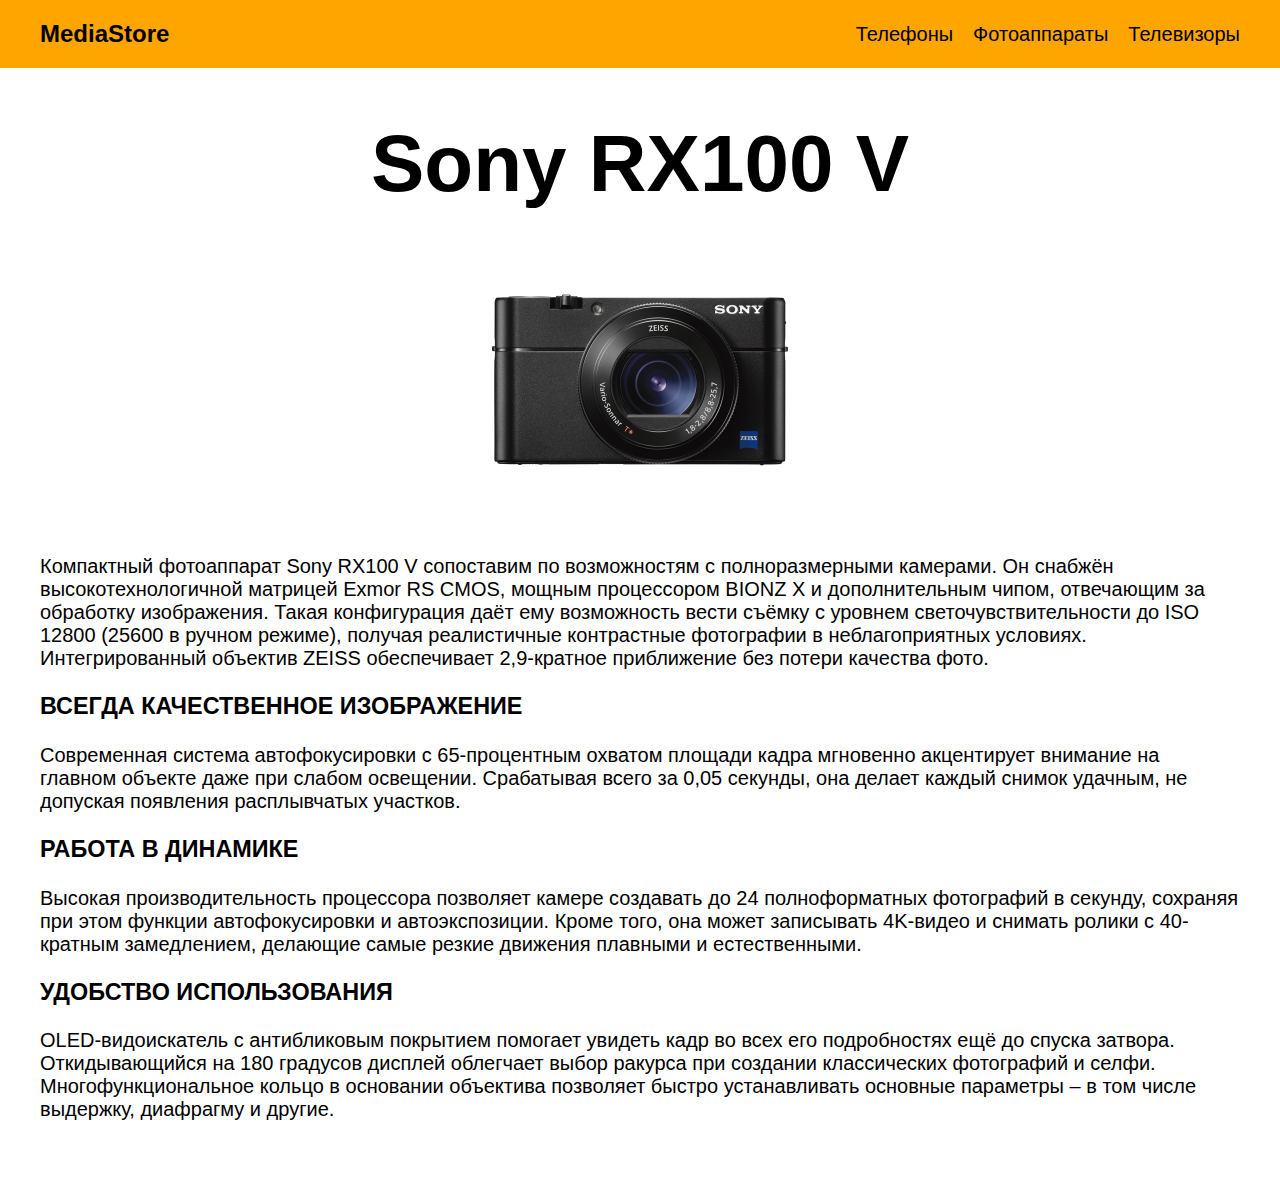
<file: E-store/products/photo/sony/Sony_RX100_V.html>
﻿<!DOCTYPE html>
<html>
<head>
	<meta charset="utf-8">
	<title>Sony RX100 V</title>
	<link rel="stylesheet" href="../../../style.css">
</head>
<body>
	<header>
		<a href="../../../index.html">MediaStore</a>
		<nav>
			<a href="../../mobile/index.html">Телефоны</a>
			<a href="../../photo/index.html">Фотоаппараты</a>
			<a href="../../tv/index.html">Телевизоры</a>
		</nav>
	</header>
	<main>
	<h1>Sony RX100 V</h1>
	<figure>
		<img src="../../../images/Sony_RX100_V.jpg">
	</figure>
	<p>Компактный фотоаппарат Sony RX100 V сопоставим по возможностям с полноразмерными камерами. Он снабжён высокотехнологичной матрицей Exmor RS CMOS, мощным процессором BIONZ X и дополнительным чипом, отвечающим за обработку изображения. Такая конфигурация даёт ему возможность вести съёмку с уровнем светочувствительности до ISO 12800 (25600 в ручном режиме), получая реалистичные контрастные фотографии в неблагоприятных условиях. Интегрированный объектив ZEISS обеспечивает 2,9-кратное приближение без потери качества фото.</p> 
	<h3>ВСЕГДА КАЧЕСТВЕННОЕ ИЗОБРАЖЕНИЕ</h3>
	<p>Современная система автофокусировки с 65-процентным охватом площади кадра мгновенно акцентирует внимание на главном объекте даже при слабом освещении. Срабатывая всего за 0,05 секунды, она делает каждый снимок удачным, не допуская появления расплывчатых участков.</p>
	<h3>РАБОТА В ДИНАМИКЕ</h3>
	<p>Высокая производительность процессора позволяет камере создавать до 24 полноформатных фотографий в секунду, сохраняя при этом функции автофокусировки и автоэкспозиции. Кроме того, она может записывать 4K-видео и снимать ролики с 40-кратным замедлением, делающие самые резкие движения плавными и естественными.</p>
	<h3>УДОБСТВО ИСПОЛЬЗОВАНИЯ</h3>
	<p>OLED-видоискатель с антибликовым покрытием помогает увидеть кадр во всех его подробностях ещё до спуска затвора. Откидывающийся на 180 градусов дисплей облегчает выбор ракурса при создании классических фотографий и селфи. Многофункциональное кольцо в основании объектива позволяет быстро устанавливать основные параметры – в том числе выдержку, диафрагму и другие.</p>
	</main>
</body>
</html>
</file>
<file: E-store/style.css>
body {
    margin: 0;
    font-family: sans-serif;
    font-size: 20px;
}
a {
    color: inherit;
    text-decoration: none;
}
header {
    padding: 20px calc(50% - 600px);
    background-color: orange;
    display: flex;
    justify-content: space-between;
    align-items: center;
}
header>a {
    font-size: 1.2em;
    font-weight: 600;
}
header a:hover {
    color: yellow;
}
header>a:hover {
    color: #000;
}
nav {
    display: flex;
    gap: 20px;
}
main {
    padding: 50px calc(50% - 600px);
}
h1 {
    margin: 0 0 20px;
    text-align: center;
    font-size: 4em;
}
main a:hover {
    color: orange;
}
main a {
    display: flex;
    align-items: center;
    gap: 10px;
}
a>img {
    height: 2em;
}
h2 {
    margin: 50px 0 0;
}
figure img {
    height: 300px;
}
figure {
    text-align: center;
}
</file>
<file: Table/Table/Styles/styles.css>
body {
    font: 18px/1.5 sans-serif;

    color: #333;
}

table, 
td {
    border: 1px solid #000;
}

td {
    padding: 10px 150px 10px 150px;
}

#LastTd {
    text-align: right;
}
</file>
<file: HTML CSS kT1/styles/style2.css>
#title2{
    border: 2px solid red;
    width: 500px;
    height: 100vh;
   }
</file>
<file: HTML CSS kT1/styles/style.css>
body {
    background-color: rgba(0, 255, 64, 0.596);
}

ul li {
    display: inline;
}
</file>
